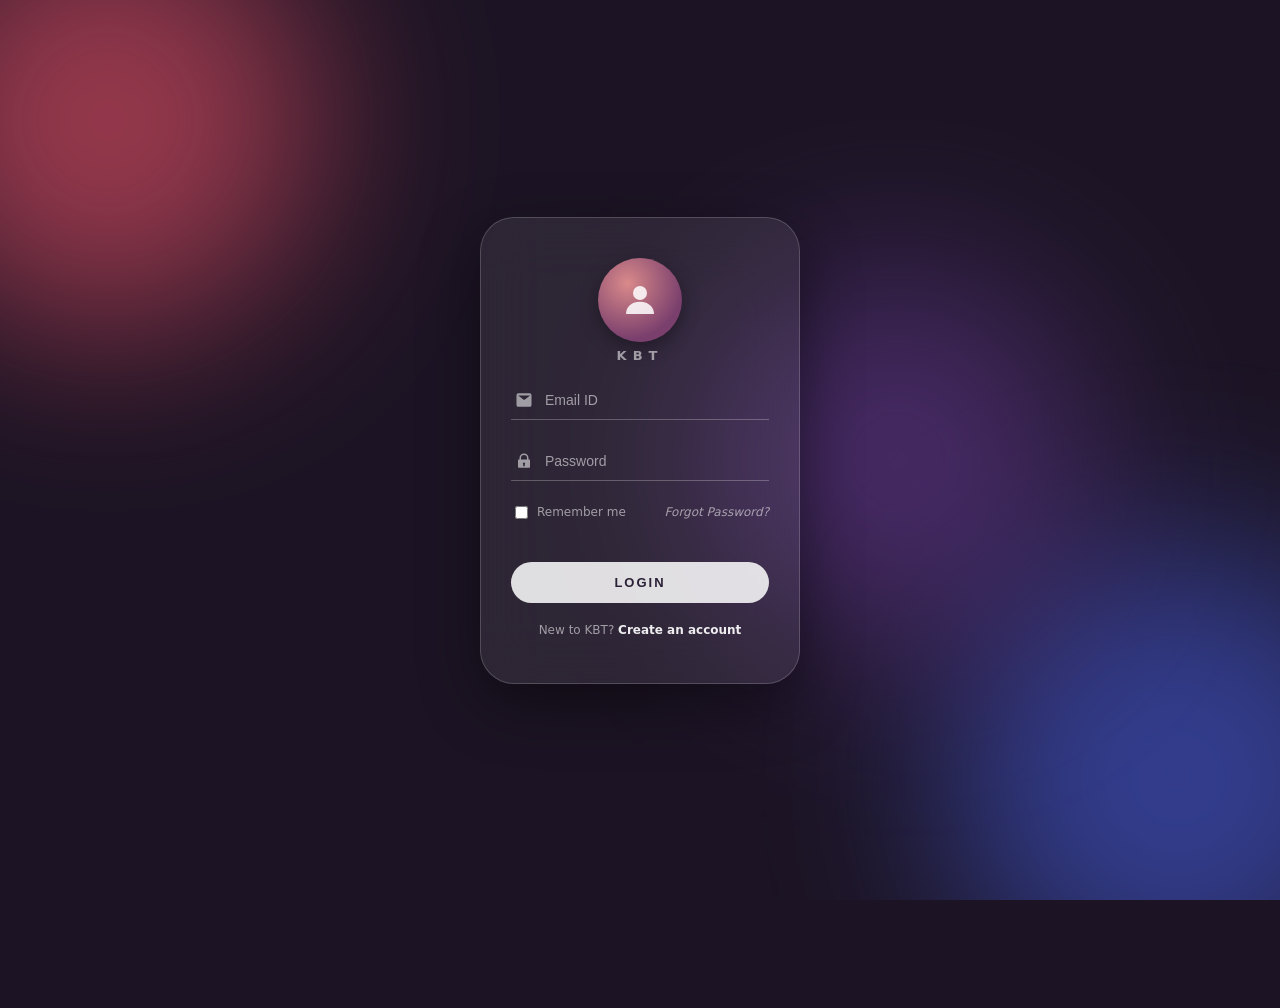
<file: src/main/resources/static/index.html>
<!DOCTYPE html>
<html lang="en">
<head>
<meta charset="UTF-8">
<meta name="viewport" content="width=device-width, initial-scale=1.0">
<title>KBT</title>
<link rel="stylesheet" href="css/style.css">
</head>
<body>

  <div class="bg-blob blob-1"></div>
  <div class="bg-blob blob-2"></div>
  <div class="bg-blob blob-3"></div>

  <main class="card" id="card">

    <div class="avatar">
      <svg viewBox="0 0 24 24" fill="none" xmlns="http://www.w3.org/2000/svg">
        <circle cx="12" cy="8" r="4" fill="currentColor"/>
        <path d="M4 20c0-4.4 3.6-7 8-7s8 2.6 8 7" fill="currentColor"/>
      </svg>
    </div>

    <h1 class="brand">KBT</h1>

    <!-- ============ LOGIN FORM ============ -->
    <form id="loginForm" class="form active" autocomplete="off">
      <div class="field">
        <span class="icon">
          <svg viewBox="0 0 24 24"><path d="M2 5.5A2.5 2.5 0 0 1 4.5 3h15A2.5 2.5 0 0 1 22 5.5v13a2.5 2.5 0 0 1-2.5 2.5h-15A2.5 2.5 0 0 1 2 18.5v-13Zm2.2.5 7.4 5.6a1 1 0 0 0 1.2 0L20.2 6H4.2Z" fill="currentColor"/></svg>
        </span>
        <input type="text" id="loginEmail" placeholder="Email ID" required>
      </div>

      <div class="field">
        <span class="icon">
          <svg viewBox="0 0 24 24"><path d="M6 10V8a6 6 0 1 1 12 0v2h1a1 1 0 0 1 1 1v9a1 1 0 0 1-1 1H5a1 1 0 0 1-1-1v-9a1 1 0 0 1 1-1h1Zm2 0h8V8a4 4 0 1 0-8 0v2Zm4 4a1.5 1.5 0 0 0-1 2.6V19h2v-2.4A1.5 1.5 0 0 0 12 14Z" fill="currentColor"/></svg>
        </span>
        <input type="password" id="loginPassword" placeholder="Password" required>
      </div>

      <div class="row-between">
        <label class="remember">
          <input type="checkbox" id="rememberMe">
          <span>Remember me</span>
        </label>
        <a href="#" class="forgot" id="forgotLink">Forgot Password?</a>
      </div>

      <p class="error" id="loginError"></p>

      <button type="submit" class="submit-btn" id="loginBtn">LOGIN</button>

      <p class="switch">New to KBT? <a href="#" id="showSignup">Create an account</a></p>
    </form>

    <!-- ============ SIGNUP FORM ============ -->
    <form id="signupForm" class="form" autocomplete="off">
      <div class="field">
        <span class="icon">
          <svg viewBox="0 0 24 24"><circle cx="12" cy="8" r="4" fill="currentColor"/><path d="M4 20c0-4.4 3.6-7 8-7s8 2.6 8 7" fill="currentColor"/></svg>
        </span>
        <input type="text" id="signupUsername" placeholder="Username" required>
      </div>

      <div class="field">
        <span class="icon">
          <svg viewBox="0 0 24 24"><path d="M2 5.5A2.5 2.5 0 0 1 4.5 3h15A2.5 2.5 0 0 1 22 5.5v13a2.5 2.5 0 0 1-2.5 2.5h-15A2.5 2.5 0 0 1 2 18.5v-13Zm2.2.5 7.4 5.6a1 1 0 0 0 1.2 0L20.2 6H4.2Z" fill="currentColor"/></svg>
        </span>
        <input type="email" id="signupEmail" placeholder="Email ID" required>
      </div>

      <div class="field">
        <span class="icon">
          <svg viewBox="0 0 24 24"><path d="M6 10V8a6 6 0 1 1 12 0v2h1a1 1 0 0 1 1 1v9a1 1 0 0 1-1 1H5a1 1 0 0 1-1-1v-9a1 1 0 0 1 1-1h1Zm2 0h8V8a4 4 0 1 0-8 0v2Zm4 4a1.5 1.5 0 0 0-1 2.6V19h2v-2.4A1.5 1.5 0 0 0 12 14Z" fill="currentColor"/></svg>
        </span>
        <input type="password" id="signupPassword" placeholder="Password" required>
      </div>

      <p class="error" id="signupError"></p>

      <button type="submit" class="submit-btn" id="signupBtn">SIGN UP</button>

      <p class="switch">Already have an account? <a href="#" id="showLogin">Log in</a></p>
    </form>

  </main>

  <script src="js/script.js"></script>
</body>
</html>
</file>
<file: src/main/resources/static/css/style.css>
:root {
  --glass: rgba(255, 255, 255, 0.08);
  --glass-border: rgba(255, 255, 255, 0.18);
  --text: rgba(255, 255, 255, 0.92);
  --text-dim: rgba(255, 255, 255, 0.55);
  --accent: #b76ba3;
}

* { box-sizing: border-box; }

html, body {
  height: 100%;
  margin: 0;
  font-family: 'Segoe UI', system-ui, -apple-system, sans-serif;
  background: #1c1424;
  overflow: hidden;
}

body {
  display: flex;
  align-items: center;
  justify-content: center;
  position: relative;
  min-height: 100vh;
}

/* Blurred colorful blobs behind the card, like the reference image */
.bg-blob {
  position: absolute;
  border-radius: 50%;
  filter: blur(90px);
  opacity: 0.75;
  z-index: 0;
}
.blob-1 { width: 420px; height: 420px; background: #c0455a; top: -10%; left: -8%; }
.blob-2 { width: 460px; height: 460px; background: #3a4bb0; bottom: -12%; right: -10%; }
.blob-3 { width: 380px; height: 380px; background: #6a3d9a; top: 30%; right: 15%; opacity: 0.55; }

.card {
  position: relative;
  z-index: 1;
  width: 320px;
  padding: 40px 30px 34px;
  border-radius: 34px;
  background: var(--glass);
  border: 1px solid var(--glass-border);
  backdrop-filter: blur(30px);
  -webkit-backdrop-filter: blur(30px);
  box-shadow: 0 20px 60px rgba(0, 0, 0, 0.45);
  text-align: center;
}

.avatar {
  width: 84px;
  height: 84px;
  margin: 0 auto 6px;
  border-radius: 50%;
  background: radial-gradient(circle at 35% 30%, #d98a8a, #7a3f6d 70%);
  display: flex;
  align-items: center;
  justify-content: center;
  box-shadow: 0 6px 18px rgba(0, 0, 0, 0.35);
}
.avatar svg { width: 42px; height: 42px; color: rgba(255, 255, 255, 0.85); }

.brand {
  margin: 0 0 18px;
  font-size: 13px;
  letter-spacing: 6px;
  color: var(--text-dim);
  font-weight: 600;
}

.form { display: none; flex-direction: column; }
.form.active { display: flex; }

.field {
  display: flex;
  align-items: center;
  gap: 10px;
  padding: 10px 4px;
  margin-bottom: 22px;
  border-bottom: 1px solid rgba(255, 255, 255, 0.25);
}

.field .icon { width: 18px; height: 18px; color: var(--text-dim); flex-shrink: 0; }
.field .icon svg { width: 100%; height: 100%; display: block; }

.field input {
  flex: 1;
  background: transparent;
  border: none;
  outline: none;
  color: var(--text);
  font-size: 14px;
}
.field input::placeholder { color: var(--text-dim); }

.row-between {
  display: flex;
  align-items: center;
  justify-content: space-between;
  margin-bottom: 26px;
  font-size: 12px;
}

.remember { display: flex; align-items: center; gap: 6px; color: var(--text-dim); cursor: pointer; }
.remember input { accent-color: var(--accent); }

.forgot { color: var(--text-dim); text-decoration: none; font-style: italic; }
.forgot:hover { color: var(--text); }

.error {
  min-height: 16px;
  color: #ff9d9d;
  font-size: 12px;
  margin: -14px 0 12px;
}

.submit-btn {
  width: 100%;
  padding: 13px;
  border: none;
  border-radius: 24px;
  background: rgba(255, 255, 255, 0.85);
  color: #2b2136;
  font-weight: 700;
  letter-spacing: 2px;
  font-size: 13px;
  cursor: pointer;
  transition: transform 0.15s ease, background 0.15s ease;
}
.submit-btn:hover { background: #ffffff; transform: translateY(-1px); }
.submit-btn:active { transform: translateY(0); }
.submit-btn:disabled { opacity: 0.6; cursor: not-allowed; }

.switch {
  margin-top: 20px;
  font-size: 12px;
  color: var(--text-dim);
}
.switch a { color: var(--text); font-weight: 600; text-decoration: none; }
.switch a:hover { text-decoration: underline; }

/* ===== Navbar ===== */
.navbar {
  position: fixed;
  top: 0; left: 0; right: 0;
  z-index: 10;
  display: flex;
  align-items: center;
  justify-content: space-between;
  padding: 14px 28px;
  background: rgba(255, 255, 255, 0.06);
  border-bottom: 1px solid var(--glass-border);
  backdrop-filter: blur(20px);
  -webkit-backdrop-filter: blur(20px);
}
.navbar .nav-brand {
  font-size: 13px;
  letter-spacing: 4px;
  color: var(--text);
  font-weight: 700;
}
.navbar .nav-tabs { display: flex; gap: 6px; }
.navbar .nav-tab {
  background: none;
  border: none;
  color: var(--text-dim);
  font-size: 13px;
  font-weight: 600;
  padding: 8px 16px;
  border-radius: 18px;
  cursor: pointer;
  transition: background 0.15s ease, color 0.15s ease;
}
.navbar .nav-tab:hover { color: var(--text); background: rgba(255,255,255,0.06); }
.navbar .nav-tab.active { color: #2b2136; background: rgba(255,255,255,0.85); }
.navbar .nav-logout {
  background: none;
  border: 1px solid var(--glass-border);
  color: var(--text-dim);
  font-size: 12px;
  font-weight: 600;
  padding: 7px 16px;
  border-radius: 18px;
  cursor: pointer;
}
.navbar .nav-logout:hover { color: var(--text); background: rgba(255,255,255,0.06); }

/* ===== Page shell (below navbar) ===== */
.page {
  position: relative;
  z-index: 1;
  width: 100%;
  max-width: 960px;
  margin: 0 auto;
  padding: 100px 24px 60px;
}
.page-tab { display: none; }
.page-tab.active { display: block; }

.page-title {
  color: var(--text);
  font-size: 22px;
  margin: 0 0 4px;
}
.page-sub {
  color: var(--text-dim);
  font-size: 13px;
  margin: 0 0 28px;
}

/* ===== Site card grid ===== */
.site-grid {
  display: grid;
  grid-template-columns: repeat(auto-fill, minmax(220px, 1fr));
  gap: 18px;
}
.site-card {
  display: block;
  padding: 22px 20px;
  border-radius: 20px;
  background: var(--glass);
  border: 1px solid var(--glass-border);
  backdrop-filter: blur(20px);
  -webkit-backdrop-filter: blur(20px);
  text-decoration: none;
  transition: transform 0.15s ease, background 0.15s ease;
}
.site-card:hover { transform: translateY(-3px); background: rgba(255,255,255,0.12); }
.site-card-img {
  width: 100%;
  height: 90px;
  object-fit: cover;
  border-radius: 12px;
  margin-bottom: 12px;
  background: rgba(255,255,255,0.08);
}
.site-card .site-title { color: var(--text); font-size: 15px; font-weight: 700; margin: 0 0 6px; }
.site-card .site-desc { color: var(--text-dim); font-size: 12px; margin: 0; line-height: 1.5; }
.empty-state {
  color: var(--text-dim);
  font-size: 13px;
  padding: 30px;
  text-align: center;
  border: 1px dashed var(--glass-border);
  border-radius: 20px;
}

/* ===== Profile tab ===== */
.profile-card {
  padding: 24px;
  border-radius: 20px;
  background: var(--glass);
  border: 1px solid var(--glass-border);
  max-width: 400px;
}
.profile-row { display: flex; justify-content: space-between; padding: 10px 0; border-bottom: 1px solid rgba(255,255,255,0.1); font-size: 13px; }
.profile-row:last-child { border-bottom: none; }
.profile-row .label { color: var(--text-dim); }
.profile-row .value { color: var(--text); font-weight: 600; }

/* ===== Admin: + button and website preview grid ===== */
.plus-btn {
  margin-left: 10px;
  width: 24px; height: 24px;
  border-radius: 50%;
  border: none;
  background: rgba(255,255,255,0.85);
  color: #2b2136;
  font-size: 16px;
  font-weight: 700;
  line-height: 1;
  cursor: pointer;
  vertical-align: middle;
}
.plus-btn:hover { background: #ffffff; }

.website-preview-grid {
  display: grid;
  grid-template-columns: repeat(auto-fill, minmax(180px, 1fr));
  gap: 14px;
  margin-bottom: 10px;
}
.website-preview-card {
  position: relative;
  padding: 16px;
  border-radius: 16px;
  background: rgba(255,255,255,0.06);
  border: 1px solid var(--glass-border);
}
.website-preview-card img {
  width: 100%; height: 70px;
  object-fit: cover;
  border-radius: 10px;
  margin-bottom: 8px;
  background: rgba(255,255,255,0.08);
}
.website-preview-card .wp-title { color: var(--text); font-size: 13px; font-weight: 700; margin: 0 0 4px; }
.website-preview-card .wp-desc { color: var(--text-dim); font-size: 11px; margin: 0; }
.website-preview-card .wp-del {
  position: absolute; top: 8px; right: 8px;
  background: rgba(0,0,0,0.4); border: none; color: #ff9d9d;
  width: 22px; height: 22px; border-radius: 50%; cursor: pointer; font-size: 12px;
}

/* ===== Modal ===== */
.modal-backdrop {
  display: none;
  position: fixed; inset: 0;
  background: rgba(0,0,0,0.55);
  z-index: 20;
  align-items: center;
  justify-content: center;
}
.modal-backdrop.active { display: flex; }
.modal-card {
  width: 340px;
  padding: 24px;
  border-radius: 24px;
  background: #2b2136;
  border: 1px solid var(--glass-border);
  box-shadow: 0 20px 60px rgba(0,0,0,0.5);
}
.modal-header {
  display: flex; align-items: center; justify-content: space-between;
  color: var(--text); font-weight: 700; font-size: 14px;
  margin-bottom: 18px;
}
.modal-close {
  background: none; border: none; color: var(--text-dim);
  font-size: 20px; cursor: pointer; line-height: 1;
}
.modal-close:hover { color: var(--text); }
.modal-card .panel-row { margin-bottom: 12px; }
.modal-card .panel-row input { width: 100%; }
</file>
